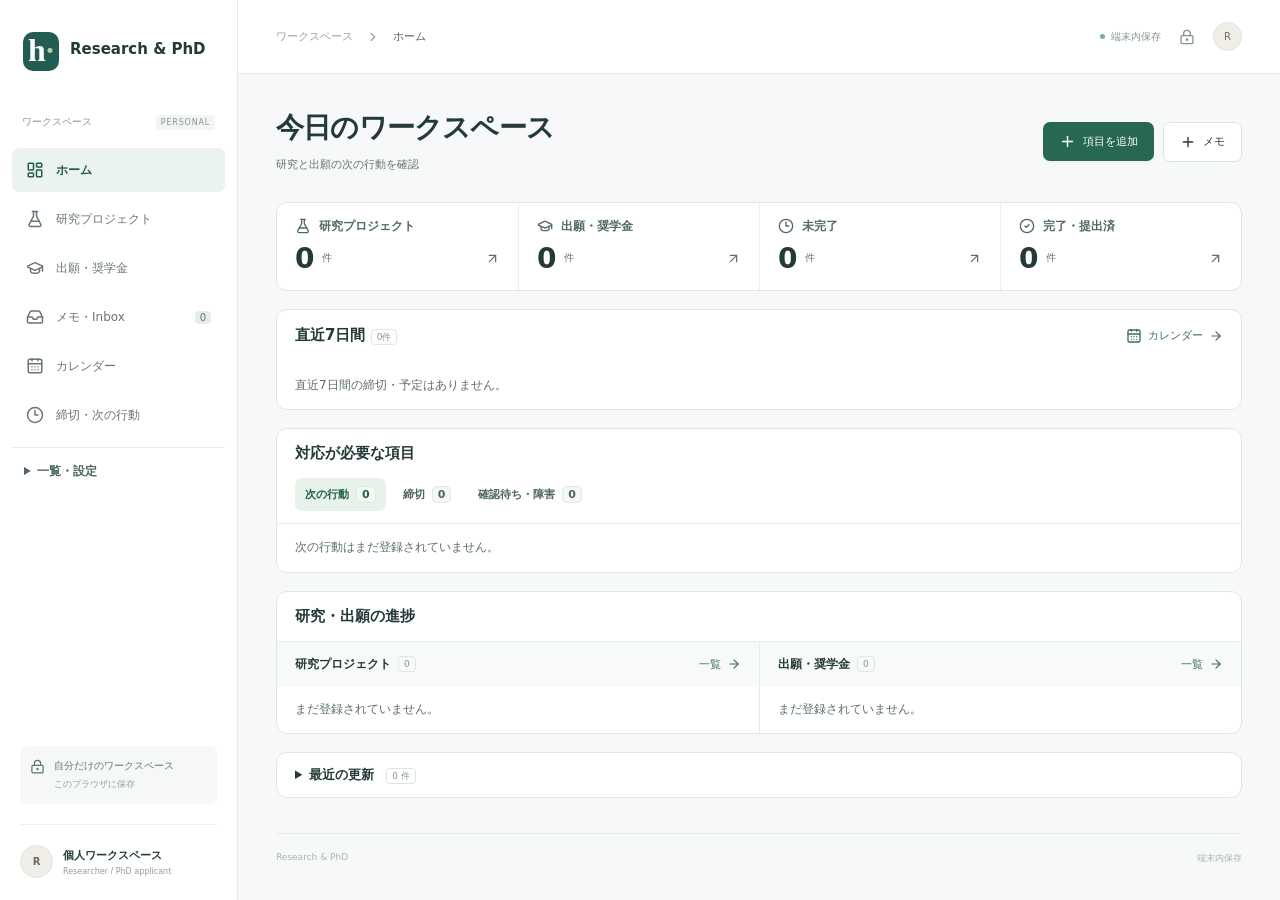
<file: index.html>
<!doctype html>
<html lang="ja">
<head>
<meta charset="UTF-8">
<meta name="viewport" content="width=device-width, initial-scale=1">
<meta name="theme-color" content="#286754">
<meta http-equiv="Content-Security-Policy" content="default-src 'self'; style-src 'self' 'unsafe-inline'; img-src 'self' data:; script-src 'self' https://accounts.google.com/gsi/client; connect-src 'self' https://www.googleapis.com https://accounts.google.com; frame-src https://accounts.google.com; object-src 'none'; base-uri 'self'; form-action 'none'">
<link rel="manifest" href="./manifest.webmanifest">
<link rel="apple-touch-icon" href="./icon-192.png">
<title>Research &amp; PhD</title>
  <script type="module" crossorigin src="./assets/index-Dp9dHPWy.js"></script>
  <link rel="stylesheet" crossorigin href="./assets/index-uw-p1Wqt.css">
</head>
<body><div id="root"></div></body>
</html>
</file>
<file: assets/index-uw-p1Wqt.css>
:root{color:#243a38;background:#f7f8f9;font-family:system-ui,sans-serif;font-size:13px}*{box-sizing:border-box}body{margin:0}button,input,textarea,select{font:inherit}button,a,input,textarea,select{-webkit-tap-highlight-color:transparent}button{cursor:pointer}button:disabled{opacity:.45;cursor:wait}button{color:inherit;background:0 0;border:0}a{color:inherit;text-decoration:none}button:focus-visible,a:focus-visible{outline-offset:3px;outline:2px solid #378b7d}input,select,textarea{color:#273c3a;background:#fff;border:1px solid #dfe5e4;border-radius:7px;min-width:0;padding:10px}input:focus,textarea:focus,select:focus{outline-offset:1px;outline:2px solid #9cc8bc}textarea{resize:vertical;line-height:1.8}input[type=checkbox]{accent-color:#276;width:15px;height:15px}input[type=range]{accent-color:#276;padding:0}h1,h2,h3,p{margin:0}h1{letter-spacing:-.8px;font-size:28px;font-weight:650}h2{font-size:15px;font-weight:650}h3{font-size:14px;font-weight:600}p{line-height:1.8}small{font-size:11px}.muted{color:#8b9795}.tiny{font-size:11px}.app{min-height:100vh}.sidebar{z-index:30;background:#fff;border-right:1px solid #e5eae8;flex-direction:column;width:238px;display:flex;position:fixed;inset:0 auto 0 0}.brand{align-items:center;gap:11px;padding:32px 23px 36px;font-size:15px;font-weight:650;display:flex}.brand-mark{color:#fff;text-align:center;background:#235c50;border-radius:10px;width:36px;height:39px;font:600 32px Georgia}.brand-mark span{color:#acd0a0}.brand small{letter-spacing:1.7px;color:#87938e;margin-top:5px;font-size:8px;display:block}.workspace-label{color:#899591;justify-content:space-between;margin:8px 0 18px;padding:0 22px;font-size:10px;display:flex}.workspace-label span{letter-spacing:.8px;background:#f2f5f2;border-radius:3px;padding:3px 5px;font-size:8px}.sidebar nav{padding:0 12px}.sidebar nav button{text-align:left;color:#697671;border-radius:7px;align-items:center;gap:12px;width:100%;margin-bottom:5px;padding:13px 14px;font-size:12px;display:flex}.sidebar nav button:hover{background:#f6f8f6}.sidebar nav button.selected{color:#245d50;background:#eaf3ef;font-weight:600}.sidebar nav em{background:#e6ece8;border-radius:4px;margin-left:auto;padding:1px 5px;font-size:10px;font-style:normal}.sidebar-bottom{margin-top:auto;padding:22px 20px}.private-note{color:#5e7770;background:#f5f8f5;border-radius:7px;gap:9px;padding:13px 10px;font-size:10px;display:flex}.private-note small{color:#94a19b;margin-top:5px;font-size:9px;display:block}.profile{border-top:1px solid #eef0ed;align-items:center;gap:10px;margin-top:20px;padding-top:20px;font-size:11px;font-weight:600;display:flex}.profile small{color:#929d98;margin-top:4px;font-size:8px;font-weight:400;display:block}.avatar{color:#716b56;background:#f0eee8;border:1px solid #e4e2da;border-radius:50%;place-items:center;width:33px;height:33px;font-size:10px;display:grid}.avatar.small{width:29px;height:29px}.main-shell{margin-left:238px}.topbar{background:#fff;border-bottom:1px solid #e5eae8;justify-content:space-between;align-items:center;height:74px;padding:0 38px;display:flex}.breadcrumb{color:#9aa39f;align-items:center;gap:13px;font-size:11px;display:flex}.breadcrumb b{color:#53635b;font-weight:500}.top-right{color:#83948c;align-items:center;gap:18px;display:flex}.save-state{align-items:center;gap:6px;font-size:10px;display:flex}.save-state>span{background:#7cae95;border-radius:100%;width:5px;height:5px}.save-state>span.busy{background:#e2ac5a}main{max-width:1600px;margin:auto;padding:35px 38px 20px}.page-heading{justify-content:space-between;align-items:center;gap:16px;margin:0 0 27px;display:flex}.eyebrow{letter-spacing:1.6px;color:#8c9c92;margin-bottom:9px;font-size:9px;font-weight:600}.page-heading p{color:#8a9691;margin-top:8px;font-size:11px}.primary,.secondary,.file-button{white-space:nowrap;border-radius:7px;justify-content:center;align-items:center;gap:7px;padding:11px 16px;font-size:11px;font-weight:500;display:inline-flex}.primary{color:#fff;background:#286754;box-shadow:0 2px 2px #17392c08}.primary:hover{background:#205744}.secondary,.file-button{background:#fff;border:1px solid #dce4df}.text-button{color:#608578;align-items:center;gap:6px;padding:3px 0;font-size:10px;display:inline-flex}.intro{color:#73826d;background:#f0f4ef;border:1px solid #e2e9df;border-radius:7px;align-items:center;gap:9px;margin-bottom:20px;padding:12px 14px;font-size:10px;line-height:1.7;display:flex}.intro>span{color:#486445;white-space:nowrap;font-weight:600}.intro button{white-space:nowrap;color:#446d4b;align-items:center;gap:5px;margin-left:auto;display:flex}.stats{grid-template-columns:repeat(4,1fr);gap:17px;margin-bottom:30px;display:grid}.stat{text-align:left;background:#fff;border:1px solid #e3e8e4;border-radius:10px;padding:19px}.stat>div{color:#7e8b84;justify-content:space-between;align-items:center;font-size:11px;display:flex}.stat svg{color:#7d9e90}.stat strong{letter-spacing:-1px;margin:11px 0 8px;font-size:31px;font-weight:550;display:block}.stat strong small{color:#8d9a93;margin-left:6px;font-size:10px;font-weight:400}.stat p{color:#94a198;justify-content:space-between;font-size:9px;display:flex}.dashboard-grid{grid-template-columns:minmax(0,1fr) 288px;gap:25px;display:grid}section{margin-bottom:27px}.section-head{justify-content:space-between;align-items:center;gap:8px;margin-bottom:14px;display:flex}.section-head h2{align-items:center;gap:8px;display:flex}.count{color:#82968b;border:1px solid #dee6df;border-radius:4px;padding:2px 5px;font-size:9px;font-weight:400}.record-list{background:#fff;border:1px solid #e4e9e5;border-radius:9px;overflow:hidden}.record{text-align:left;border-bottom:1px solid #eef0ed;align-items:center;gap:12px;width:100%;min-height:77px;padding:17px;display:flex}.record:last-child{border:0}.record:hover{background:#fafcf9}.record-dot{border:1px solid #d8dfd9;border-radius:50%;flex-shrink:0;place-items:center;width:17px;height:17px;display:grid}.record-dot.green{color:#368165;background:#e3f1e9;border-color:#cbe2d3}.record-dot>span{background:#bdcec3;border-radius:50%;width:5px;height:5px}.record-main{flex:1;min-width:0}.record-title{text-overflow:ellipsis;white-space:nowrap;font-size:11px;font-weight:550;overflow:hidden}.record-sub{color:#9aa49c;align-items:center;gap:7px;min-width:0;margin-top:6px;font-size:9px;display:flex}.record-sub span:last-child{text-overflow:ellipsis;white-space:nowrap;overflow:hidden}.badge{color:#8a9589;white-space:nowrap;background:#f5f7f4;border:1px solid #e1e6e1;border-radius:5px;align-items:center;gap:4px;padding:4px 7px;font-size:9px;display:inline-flex}.badge.active{color:#428266;background:#eaf3ed;border-color:#dcebe0}.badge.wait{color:#a48b50;background:#fff5e6;border-color:#f2e8d2}.badge.done{color:#418275;background:#e8f3ef;border-color:#d6e9e1}.badge i{background:#519d7c;border-radius:100%;width:4px;height:4px}.priority{white-space:nowrap;color:#b0b6ac;font-size:9px}.priority.p高{color:#bf8b63}.due{color:#9aab9e;text-align:right;min-width:58px;font-size:9px}.late{color:#bd6e52!important}.cards{grid-template-columns:repeat(3,minmax(0,1fr));gap:13px;display:grid}.project-card{text-align:left;background:#fff;border:1px solid #e2e8e3;border-radius:10px;min-width:0;padding:17px}.project-card:hover{border-color:#91b39f;box-shadow:0 5px 14px #284c3310}.card-top{justify-content:space-between;align-items:center;gap:6px;display:flex}.project-icon{border-radius:9px;place-items:center;width:36px;height:36px;margin-bottom:0;display:grid}.teal{color:#558778;background:#edf4ee}.violet{color:#8a80a5;background:#f0eef8}.project-card h3{overflow-wrap:anywhere;margin:14px 0 7px;font-size:11px;line-height:1.7}.project-card p{color:#9aa79b;height:34px;font-size:9px;overflow:hidden}.card-progress{margin:20px 0 15px}.card-progress>span{color:#95a190;justify-content:space-between;gap:6px;font-size:8px;display:flex}.card-progress b{font-weight:400}.bar{background:#edf2ec;border-radius:5px;height:4px;margin-top:8px;overflow:hidden}.bar i{background:#7dab94;height:100%;display:block}.card-bottom{color:#93a28f;border-top:1px solid #eff1ed;justify-content:space-between;align-items:center;padding-top:11px;font-size:9px;display:flex}.panel{background:#fff;border:1px solid #e1e7e1;border-radius:10px;padding:21px}.panel-label{letter-spacing:1.3px;color:#7d9a87;align-items:center;gap:8px;margin-bottom:18px;font-size:8px;display:flex}.focus{background:linear-gradient(140deg,#f4f7f0,#f0f5f0);border-color:#e0e7d9}.focus h2{font-size:20px;font-weight:500}.focus>p{color:#8a9c85;margin:10px 0 18px;font-size:10px}.focus>button:not(.focus-footer){text-align:left;border-bottom:1px solid #e3eadd;justify-content:space-between;align-items:center;gap:4px;width:100%;padding:10px 0;font-size:10px;display:flex}.focus-footer{color:#5e8363;justify-content:space-between;width:100%;margin-top:19px;font-size:10px;display:flex}.no-deadlines{color:#a9b5a8;text-align:center;padding:20px 0 9px}.no-deadlines svg{margin:0 auto 9px}.no-deadlines p{font-size:10px}.no-deadlines small{margin-top:5px;font-size:8px;display:block}.deadline-item{text-align:left;border-bottom:1px solid #edf0eb;align-items:center;gap:12px;width:100%;padding:12px 0;font-size:10px;display:flex}.deadline-item b{color:#8c9d87;white-space:nowrap;font-size:9px}.capture{background:#f7faf5;border:1px dashed #d7e2d5;border-radius:10px;padding:23px}.capture h3{margin:10px 0;font-size:13px}.capture p{color:#93a18c;font-size:10px}.capture button{color:#6f8d69;align-items:center;gap:7px;margin-top:18px;font-size:10px;display:flex}.toolbar{flex-wrap:wrap;gap:10px;display:flex}.toolbar select{font-size:11px}.search{color:#9aaa9d;background:#fff;border:1px solid #dfe5df;border-radius:7px;flex:1;align-items:center;gap:10px;min-width:220px;padding:0 11px;display:flex}.search input{background:0 0;border:0;width:100%;font-size:11px}.list-options{color:#82947f;justify-content:space-between;align-items:center;gap:10px;margin:20px 0 12px;font-size:11px;display:flex}.list-options>span{align-items:center;gap:18px;display:flex}.list-options label{align-items:center;gap:6px;display:flex}.list-options>div{align-items:center;gap:12px;display:flex}.list-options select{background:0 0;border:0;font-size:10px}.pill{background:#fff;border:1px solid #dee7da;border-radius:5px;padding:7px 10px;font-size:10px}.pill.selected{color:#3f6b52;background:#dfede4}.research-cards{margin:20px 0}.table-wrap{background:#fff;border:1px solid #e0e8df;border-radius:9px;overflow:auto}table{border-collapse:collapse;width:100%;min-width:650px}th,td{text-align:left;vertical-align:top;border-bottom:1px solid #e9eee6;border-right:1px solid #e9eee6;min-width:210px;padding:18px;font-size:11px}th{color:#7f9178;background:#f3f7f1;font-weight:500}th:first-child{min-width:130px}th button{align-items:center;gap:7px;display:flex}.compare-item{text-align:left;flex-direction:column;gap:8px;max-width:300px;margin-bottom:13px;display:flex}.compare-item b{font-size:11px;font-weight:500}.compare-item>span:not(.badge){color:#98a28e;font-size:10px;line-height:1.7}.settings-grid{grid-template-columns:1fr 1fr;gap:20px;display:grid}.settings-grid .panel{margin:0;padding:26px}.settings-grid h2{align-items:center;gap:8px;margin:18px 0 12px;display:flex}.settings-grid p{color:#7f8e7a;margin-bottom:18px;font-size:11px}.wide{grid-column:1/-1}.file-button{cursor:pointer}.file-button input{display:none}.empty{text-align:center;color:#96a78f;padding:50px 20px;font-size:12px}.empty>svg{margin:0 auto 15px}.empty p{margin:10px 0 20px}.error{color:#a15844;background:#fff1ed;border:1px solid #f0cec2;border-radius:7px;margin-bottom:15px;padding:14px;font-size:12px;line-height:1.8}.error button{align-items:center;gap:6px;margin:0 15px;text-decoration:underline;display:inline-flex}.error a{text-decoration:underline}.icon{justify-content:center;align-items:center;padding:6px;display:inline-flex}.mobile-menu{display:none}main>footer{color:#acb6a6;border-top:1px solid #e8ede4;justify-content:space-between;margin-top:35px;padding-top:18px;font-size:9px;display:flex}.toast{color:#fff;z-index:100;background:#294e40;border-radius:9px;align-items:center;gap:9px;max-width:90vw;padding:14px 22px;font-size:12px;display:flex;position:fixed;bottom:22px;left:50%;transform:translate(-50%);box-shadow:0 8px 30px #20372a26}.modal-overlay{z-index:50;-webkit-backdrop-filter:blur(3px);backdrop-filter:blur(3px);background:#1e342d55;justify-content:center;align-items:center;padding:24px;display:flex;position:fixed;inset:0}.editor{background:#fff;border-radius:14px;flex-direction:column;width:100%;max-width:780px;height:calc(100dvh - 48px);margin:0;display:flex;overflow:hidden;box-shadow:0 30px 80px #182d2940}.editor>header{border-bottom:1px solid #e9eee6;flex-shrink:0;justify-content:space-between;align-items:center;padding:20px 25px;display:flex}.editor h2{font-size:18px}.editor-body{flex-direction:column;gap:18px;padding:23px 26px;display:flex;overflow:auto}.field{color:#7b8d74;flex-direction:column;gap:8px;font-size:11px;display:flex}.field small{font-size:10px;line-height:1.7}.title-field input{font-size:19px;font-weight:500}.fields3{grid-template-columns:repeat(3,1fr);gap:14px;display:grid}.editor>footer{border-top:1px solid #e9eee6;flex-shrink:0;justify-content:space-between;padding:15px 24px;display:flex}.editor>footer>div{gap:9px;display:flex}.danger{color:#b96b56;padding:10px;font-size:11px}.inline-actions{flex-wrap:wrap;gap:20px;display:flex}.links{overflow-wrap:anywhere;flex-direction:column;gap:8px;margin-top:-8px;display:flex}.links a{color:#54826a;align-items:center;gap:6px;font-size:11px;display:flex}.relations{border:1px solid #e1e8dd;border-radius:7px;grid-template-columns:1fr 1fr;gap:10px;max-height:130px;padding:10px;display:grid;overflow:auto}.relations label{color:#7a8e70;align-items:center;gap:7px;font-size:10px;display:flex}.check-row{align-items:center;gap:10px;display:flex}.check-row>input:not([type]){flex:1}.related-items{background:#f6f8f3;border-radius:7px;padding:15px}.related-items h3{margin-bottom:12px}.related-items button{font-size:11px;line-height:1.9;display:block}.confirm{z-index:70}.confirm .panel{max-width:450px;margin:0;padding:26px}.confirm p{color:#8a9b80;margin:14px 0 25px;font-size:12px}.confirm-actions{flex-wrap:wrap;justify-content:flex-end;gap:10px;display:flex}.scrim{display:none}@media (width>=1450px){.record-title{font-size:12px}.record-sub{font-size:10px}.project-card h3{font-size:13px}.project-card p{font-size:10px}.dashboard-grid{grid-template-columns:minmax(0,1fr) 310px}}@media (width<=1200px){.sidebar{width:213px}.main-shell{margin-left:213px}main{padding:28px 25px}.topbar{padding:0 25px}.dashboard-grid{grid-template-columns:minmax(0,1fr) 255px;gap:18px}.record .priority{display:none}.cards.compact{grid-template-columns:1fr}.compact .project-card p{height:auto}.compact .project-card{grid-template-columns:45px 1fr;gap:0 10px;padding:15px;display:grid}.compact .card-top{grid-row:1/4}.compact .card-top .badge{display:none}.compact h3{margin:0}.compact .card-progress{margin:9px 0}.compact .card-bottom{display:none}.stats{gap:12px}.stat{padding:15px}.record{gap:9px;padding:15px 12px}}@media (width<=950px){.sidebar{width:200px}.main-shell{margin-left:200px}.dashboard-grid{grid-template-columns:1fr}.right-column{grid-template-columns:1fr 1fr;gap:17px;display:grid}.right-column section{margin:0}.capture{grid-column:1/-1}.stats{grid-template-columns:repeat(2,1fr)}.cards.compact{grid-template-columns:repeat(3,1fr)}.compact .project-card{display:block}.compact .card-top{display:flex}.compact h3{margin:10px 0}.compact .card-progress{margin-top:16px}.settings-grid{grid-template-columns:1fr}.research-cards{grid-template-columns:1fr 1fr}}@media (width<=700px){.sidebar{width:240px;transition:transform .2s;transform:translate(-100%)}.sidebar.open{transform:translate(0)}.scrim{z-index:25;background:#20372d55;display:block;position:fixed;inset:0}.main-shell{margin-left:0}.mobile-menu{display:inline-flex}.topbar{height:59px;padding:0 17px}.breadcrumb{gap:7px;font-size:10px}.breadcrumb>span{display:none}.top-right{gap:12px}.top-right>svg{display:none}main{padding:24px 17px}.page-heading{align-items:flex-start;margin-bottom:22px}h1{font-size:23px}.page-heading p{max-width:230px;font-size:10px}.page-heading .primary{margin-top:17px;padding:10px;font-size:10px}.eyebrow{font-size:8px}.intro{flex-wrap:wrap;gap:5px;font-size:9px}.intro button{margin-left:0}.stats{gap:10px;margin-bottom:25px}.stat{padding:15px}.stat strong{margin-top:8px;font-size:29px}.stat p{font-size:8px}.dashboard-grid{gap:8px}.cards.compact{grid-template-columns:1fr}.compact .project-card{grid-template-columns:40px 1fr;display:grid}.compact h3{margin:0}.compact .card-progress{margin-top:10px}.compact .card-top{grid-row:1/4}.record{gap:9px;min-height:75px;padding:15px 11px}.record .due{display:none}.record-title{font-size:11px}.record-sub{font-size:8px}.record .badge{padding:4px 5px;font-size:8px}.right-column{grid-template-columns:1fr}.capture{grid-column:auto}.right-column section{margin-bottom:10px}.panel{padding:20px}.toolbar{gap:8px}.search{flex-basis:100%}.toolbar select{flex:1;max-width:100%;padding:9px 6px;font-size:10px}.list-options{font-size:10px}.list-options>span{gap:8px}.list-options>div{gap:6px}.list-options select{max-width:130px;padding:5px}.research-cards{grid-template-columns:1fr}.settings-grid .panel{padding:20px}.settings-grid p{font-size:11px}.modal-overlay{padding:0}.editor{border-radius:0;max-width:none;height:100dvh}.editor>header{padding:17px 20px}.editor-body{gap:17px;padding:20px}.fields3{grid-template-columns:1fr 1fr;gap:12px}.fields3 .field:first-child{grid-column:1/-1}.relations{grid-template-columns:1fr}.editor>footer{padding:13px 17px}.confirm{padding:20px}.confirm .panel{border-radius:12px}main>footer{gap:10px;font-size:8px}main>footer span{text-align:right;max-width:170px}.toast{width:max-content;font-size:11px}}.action-grid{grid-template-columns:minmax(0,1.35fr) minmax(0,1fr);gap:22px;display:grid}.action-grid>section{align-self:start}.compact-empty{color:#5d7067;background:#fff;border:1px solid #e1e8e4;border-radius:8px;padding:13px 15px;font-size:12px}.detail-back{margin-bottom:18px}.detail-summary{background:#dfe7e2;border:1px solid #dfe7e2;border-radius:12px;grid-template-columns:repeat(2,minmax(0,1fr));gap:1px;margin-bottom:26px;display:grid;overflow:hidden}.detail-summary>div{background:#fff;padding:18px}.detail-summary h2{color:#4f6c60;margin-bottom:8px;font-size:12px}.detail-summary p,.record-details p{white-space:pre-wrap;overflow-wrap:anywhere;font-size:13px}.detail-summary p .text-button{font-size:13px}.record-details{background:#fff;border:1px solid #e1e8e4;border-radius:8px;margin-bottom:18px;padding:12px 16px}.record-details summary,.more-nav summary{cursor:pointer;color:#4b665b;padding:4px;font-weight:600}.record-details p{margin-top:13px}.editor-body>.record-details{margin:0}.extra-fields{flex-direction:column;gap:16px;padding-top:17px;display:flex}.record-shell+.record-shell{border-top:1px solid #e7ece8}.record-shell .record{border:0;justify-content:space-between;gap:14px}.record-main{text-align:left;padding:3px 0;display:block}.record-title{font-size:13px;line-height:1.55;display:block}.record-sub{color:#60746a;text-overflow:ellipsis;white-space:nowrap;font-size:11px;line-height:1.6;display:block;overflow:hidden}.record-controls{flex-wrap:wrap;justify-content:flex-end;align-items:center;gap:10px;display:flex}.inline-status{color:#355848;background:#f4f8f5;padding:6px;font-size:11px}.record-controls .due{color:#536c60;min-width:0;font-size:11px}.inline-edit{align-items:center;gap:7px;padding:0 14px 13px;display:flex}.inline-edit input{flex:1}.next-edit{color:#496d5d;font-size:11px}.quick-trigger{margin-left:-7px}.page-heading>div:first-child{flex:1}.page-heading p,.muted{color:#61756b}.text-button{color:#416c5b;font-size:11px}.more-nav{border-top:1px solid #e6ece8;margin-top:10px;padding-top:7px}.more-nav summary{padding:8px 12px;font-size:12px}.quick-dialog{width:min(520px,100%);margin:16px}.quick-dialog textarea{width:100%;margin-bottom:15px;font-size:16px;display:block}.bottom-nav{display:none}@media (width<=950px){.action-grid{grid-template-columns:1fr;gap:0}}@media (width<=700px){main{padding-bottom:90px}.bottom-nav{padding:4px 8px max(5px,env(safe-area-inset-bottom));z-index:24;background:#fff;border-top:1px solid #dce6df;display:flex;position:fixed;bottom:0;left:0;right:0}.bottom-nav button{color:#576e63;border-radius:8px;flex:1;justify-items:center;gap:3px;min-height:48px;padding:5px;font-size:11px;display:grid}.bottom-nav button[aria-current]{color:#235f4b;background:#e9f3ee;font-weight:650}.record-shell .record{gap:6px;padding:11px 12px;display:grid}.record-controls{justify-content:flex-start;gap:10px}.record .due{display:inline-flex}.record-title,.record-sub{white-space:normal;overflow-wrap:anywhere}.page-heading{flex-wrap:wrap;align-items:center}.page-heading .primary{margin-top:0}.detail-summary>div{padding:12px}.inline-edit input,.editor input:not([type=checkbox]):not([type=range]),.editor textarea,.editor select{font-size:16px}.quick-trigger{margin-left:0;padding:9px;font-size:10px}.toast{bottom:calc(65px + env(safe-area-inset-bottom))}}.home-layout{gap:18px;display:grid}.home-layout>section{margin:0}.home-summary{background:#fff;border:1px solid #e0e7e3;border-radius:11px;grid-template-columns:repeat(4,minmax(0,1fr));display:grid;overflow:hidden}.home-summary button{text-align:left;min-width:0;padding:15px 18px}.home-summary button+button{border-left:1px solid #e8eeea}.home-summary button:hover,.track-item:hover{background:#f6faf7}.metric-label,.metric-value{align-items:center;gap:8px;display:flex}.metric-label{color:#506a5e;font-size:12px;font-weight:600}.metric-label svg{flex-shrink:0}.metric-value{letter-spacing:-.5px;margin-top:7px;font-size:28px;font-weight:650}.metric-value small{color:#60746a;font-size:10px;font-weight:500}.metric-value svg{color:#587668;margin-left:auto}.home-panel{background:#fff;border:1px solid #e0e7e3;border-radius:11px;overflow:hidden}.home-panel-heading{justify-content:space-between;align-items:center;gap:8px;padding:15px 18px;display:flex}.home-panel-heading h2{font-size:15px}.queue-tabs{border-bottom:1px solid #e6ece8;flex-wrap:wrap;gap:7px;padding:0 18px 12px;display:flex}.queue-tabs button{color:#4c6659;border-radius:7px;align-items:center;gap:7px;padding:8px 10px;font-size:11px;font-weight:600;display:flex}.queue-tabs button[aria-pressed=true]{color:#205e47;background:#e7f2eb}.queue-tabs button span{background:#f4f7f5;border:1px solid #dfe8e2;border-radius:5px;padding:1px 5px}.queue-records{max-height:430px;overflow:auto}.home-panel .record-list,.home-panel .compact-empty{border:0;border-radius:0}.home-panel .compact-empty{padding:13px 18px}.home-panel .record-shell .record{min-height:60px;padding:11px 18px}.home-tracks{border-top:1px solid #e6ece8;grid-template-columns:repeat(2,minmax(0,1fr));display:grid}.home-track+.home-track{border-left:1px solid #e6ece8}.track-heading{background:#f7faf8;justify-content:space-between;align-items:center;gap:10px;padding:12px 18px;display:flex}.track-heading h3{align-items:center;gap:7px;font-size:12px;display:flex}.track-item{text-align:left;border-top:1px solid #e8eeea;justify-content:space-between;align-items:center;gap:10px;width:100%;padding:12px 18px;display:flex}.track-item>span:first-child{overflow-wrap:anywhere;flex:1;min-width:0}.track-item strong{font-size:12px;display:block}.track-item small{color:#5c7065;margin-top:4px;display:block}.track-empty{color:#5d7067;padding:12px 18px;font-size:12px}.home-recent summary{cursor:pointer;padding:13px 18px;font-weight:600}.home-recent .count{margin-left:8px}@media (width<=700px){.home-layout{gap:14px}.home-summary{grid-template-columns:repeat(2,minmax(0,1fr))}.home-summary button{padding:11px 13px}.home-summary button:nth-child(3){border-left:0}.home-summary button:nth-child(n+3){border-top:1px solid #e8eeea}.metric-value{font-size:24px}.home-tracks{grid-template-columns:1fr}.home-track+.home-track{border-top:1px solid #e6ece8;border-left:0}.queue-tabs{gap:2px;padding-inline:10px}.queue-tabs button{padding-inline:7px}}.calendar-workspace{grid-template-columns:minmax(0,1fr) minmax(215px,270px);align-items:start;gap:18px;display:grid}.calendar-board,.calendar-agenda{background:#fff;border:1px solid #dce6df;border-radius:12px;margin:0;overflow:hidden}.calendar-bar{justify-content:space-between;align-items:center;gap:10px;padding:15px 17px;display:flex}.calendar-bar h2{color:#536d61;white-space:nowrap;font-size:17px;font-weight:500}.calendar-bar h2 strong{color:#243a38;font-size:22px}.calendar-controls{align-items:center;gap:6px;display:flex}.calendar-controls button{min-height:34px;padding:6px 9px}.calendar-grid{background:#e4ebe6;border-block:1px solid #e4ebe6;grid-template-columns:repeat(7,minmax(0,1fr));gap:1px;display:grid}.calendar-weekday{text-align:center;color:#556e62;background:#f4f8f5;padding:8px 0;font-size:11px;font-weight:600}.calendar-day{text-align:left;background:#fff;flex-direction:column;align-items:flex-start;gap:5px;min-width:0;min-height:86px;padding:6px;display:flex}.calendar-day:hover{background:#f2f8f4}.calendar-day.other-month{color:#82918b;background:#f8faf9}.calendar-day[aria-pressed=true]{background:#eaf4ed;box-shadow:inset 0 0 0 2px #78a893}.calendar-day-number{border-radius:6px;place-items:center;min-width:22px;height:22px;font-size:11px;display:grid}.calendar-day[aria-current=date] .calendar-day-number{color:#fff;background:#286754;font-weight:700}.calendar-day-events{gap:3px;width:100%;min-width:0;display:grid}.calendar-chip{white-space:nowrap;text-overflow:ellipsis;border-radius:4px;padding:3px 4px;font-size:10px;font-weight:550;display:block;overflow:hidden}.calendar-chip.admission,.calendar-legend .admission{color:#594477;background:#eee8f6}.calendar-chip.research,.calendar-legend .research{color:#205e4c;background:#dff0e9}.calendar-chip.personal,.calendar-legend .personal{color:#765d29;background:#f4eddc}.calendar-day-events small{color:#4c6759;font-size:9px}.calendar-day-count{display:none}.calendar-legend{flex-wrap:wrap;gap:7px;padding:10px 15px;display:flex}.calendar-legend span{border-radius:4px;padding:3px 6px;font-size:10px}.calendar-agenda{min-width:0;padding:15px}.agenda-heading{color:#33624f;align-items:center;gap:8px;display:flex}.agenda-heading h2{font-size:15px}.agenda-heading p,.agenda-filter,.agenda-empty{color:#556e62;font-size:11px}.agenda-add{width:100%;margin:12px 0}.agenda-filter{align-items:center;gap:6px;margin-bottom:10px;display:flex}.calendar-agenda ul{margin:0;padding:0;list-style:none}.calendar-agenda li{border-top:1px solid #e6ece8}.calendar-agenda li button{text-align:left;overflow-wrap:anywhere;width:100%;padding:10px 0}.calendar-agenda li button span,.calendar-agenda li button strong{display:block}.calendar-agenda li button span{color:#567064;margin-top:4px;font-size:10px}.agenda-empty{border-top:1px solid #e6ece8;padding:11px 0}.upcoming-more{margin:8px 18px}.application-modes{flex-wrap:wrap;gap:7px;margin:0 0 15px;display:flex}.application-modes button[aria-pressed=true]{color:#184e3d;background:#e4f0e8;border-color:#a8c8b7;font-weight:650}.program-structure{gap:17px;display:grid}.program-structure section{margin:0}.program-card{background:#fff;border-top:1px solid #e5ece7}.program-card summary,.stage-card summary{cursor:pointer;color:#365b4c;overflow-wrap:anywhere;padding:12px 16px}.program-card summary:hover,.stage-card summary:hover{background:#f0f6f2}.program-label{vertical-align:middle;flex-wrap:wrap;align-items:center;gap:6px 10px;max-width:calc(100% - 20px);display:inline-flex}.program-label strong{color:#243a38}.program-label time,.program-label small{color:#50675c;font-size:11px}.program-body{padding:0 16px 12px}.program-tools{color:#536f60;justify-content:space-between;align-items:center;gap:9px;margin:4px 0 10px;font-size:11px;display:flex}.program-tools button{flex-shrink:0}.stage-card{background:#f7faf8;border:1px solid #e2ebe5;border-radius:9px;margin:7px 0}.stage-body{padding:0 12px 10px}.stage-body .compact-empty{margin:6px 0}.program-item-group h4{color:#49695a;margin:11px 0 4px;font-size:11px}.program-structure .record-list{border:1px solid #e5ece7;border-radius:7px}@media (width<=1150px){.calendar-workspace{grid-template-columns:1fr}.calendar-agenda{margin-bottom:8px}}@media (width<=700px){.calendar-day{align-items:center;gap:3px;min-height:48px;padding:4px 1px}.calendar-day-events{display:none}.calendar-day-count{color:#205e4c;background:#daeae2;border-radius:5px;place-items:center;min-width:17px;font-size:10px;display:grid}.calendar-board,.calendar-agenda{border-radius:9px}.calendar-bar{padding:10px}.program-body{padding-inline:8px}.stage-body{padding-inline:6px}.program-label{font-size:12px}.calendar-controls button{min-height:40px}}.google-calendar-panel{background:#fff;border:1px solid #dce6df;border-radius:10px;flex-wrap:wrap;justify-content:space-between;align-items:center;gap:8px;margin:0 0 15px;padding:12px 15px;display:flex}.google-calendar-panel p{color:#52695e;font-size:11px}.google-calendar-panel form{border-top:1px solid #e5ece7;flex:0 0 100%;gap:8px;padding-top:9px;display:grid}.google-calendar-panel form button{justify-self:start}.google-calendar-panel a,.google-agenda a{color:#286754;text-decoration:underline}.google-calendar-actions{flex-wrap:wrap;gap:8px;display:flex}.calendar-chip.google,.calendar-legend .google{color:#284775;background:#e2edff}.google-agenda li{overflow-wrap:anywhere;padding:8px 0}.google-agenda li small,.google-agenda li strong,.google-agenda li a{display:block}.google-agenda li small{color:#425e86}.google-entry-option{color:#37594b;flex-wrap:wrap;align-items:center;gap:7px;font-size:12px;display:flex}.google-entry-option small{color:#516b60;flex-basis:100%}
</file>
